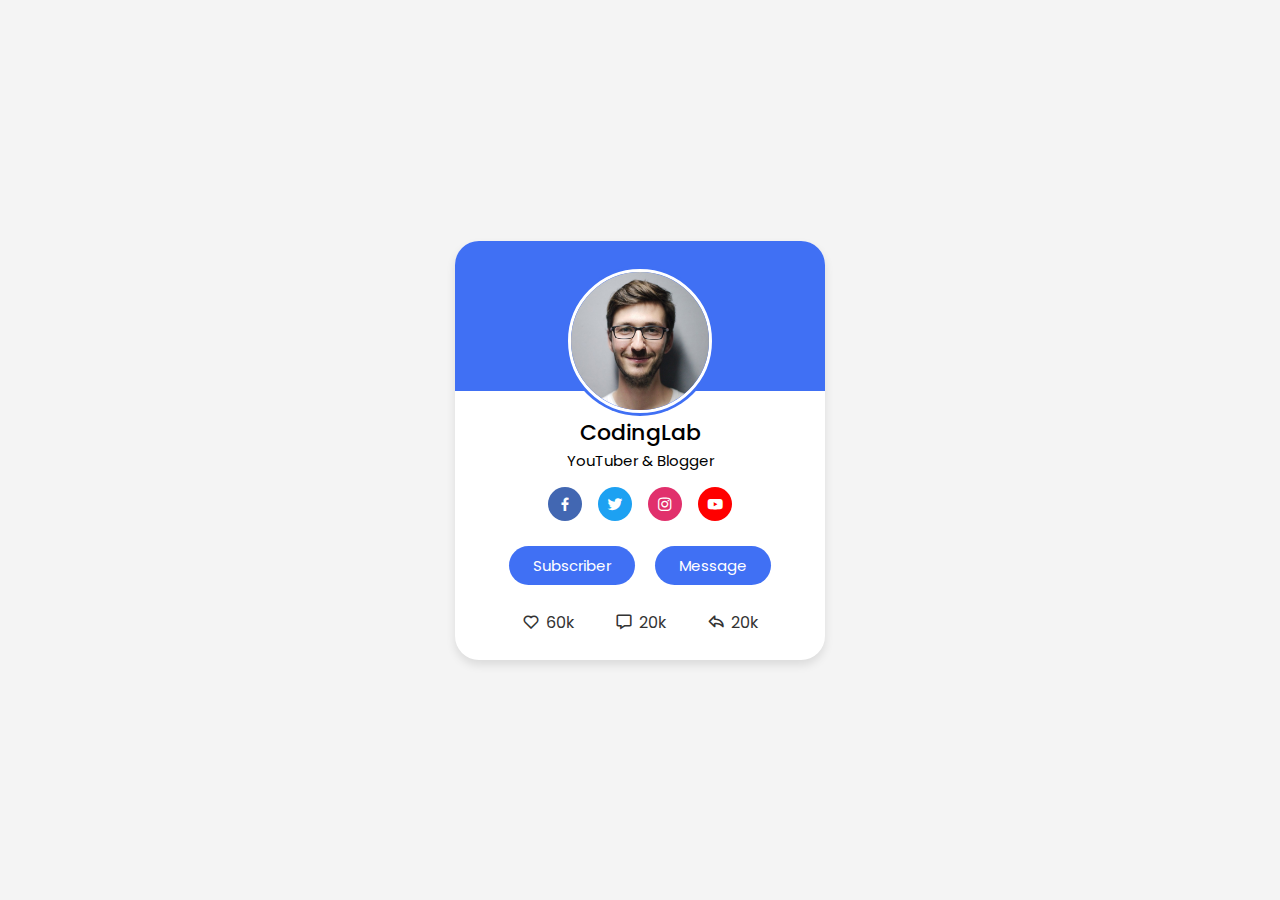
<file: Profile_Card_Project/index.html>
<!DOCTYPE html>
<html lang="en">
<head>
      <meta charset="UTF-8">
      <meta name="viewport" content="width=device-width, initial-scale=1.0">
      <title>Profile Card</title>

      <!---   CSS   --->
      <link rel="stylesheet" href="style.css">

      <!---   Icons   --->
      <link href='https://unpkg.com/boxicons@2.1.4/css/boxicons.min.css' rel='stylesheet'>

</head>
<body>
      <div class="profile-card">
            
             <div class="image">
                  <img src="profile-card-img.jpg" alt="" class="profile-img">
             </div>
            

            
                  <div class="text-data">
                    <span id="name">CodingLab</span>
                    <span id="job">YouTuber & Blogger</span>
                  </div>
            
                  <div class="media-buttons">
                        <a href="#" style="background-color: #4267b2;" class="link">
                              <i class='bx bxl-facebook'></i>
                        </a>
                         
                        <a href="#" style="background-color: #1da1f2;" class="link">
                              <i class="bx bxl-twitter"></i>
                        </a>

                        <a href="#" style="background-color: #e1306c;" class="link">
                              <i class="bx bxl-instagram"></i>
                        </a>

                        <a href="#" style="background-color: #ff0000;" class="link">
                              <i class="bx bxl-youtube"></i>
                        </a>
                      
                  </div>

            
                  <div class="buttons">
                        <button class="btn">Subscriber</button>
                        <button class="btn">Message</button>
                  </div>

                  <div class="analytics">
                        
                        <div class="data">
                              <i class='bx  bx-heart'></i>
                              <span class="number">60k</span> 
                        </div>

                        <div class="data">
                              <i class='bx  bx-message'></i> 
                              <span class="number">20k</span> 
                        </div>

                        <div class="data">
                              <i class='bx bx-share'></i>
                              <span class="number">20k</span>
                        </div>
                  </div>
      </div>
</body>
</html>
</file>
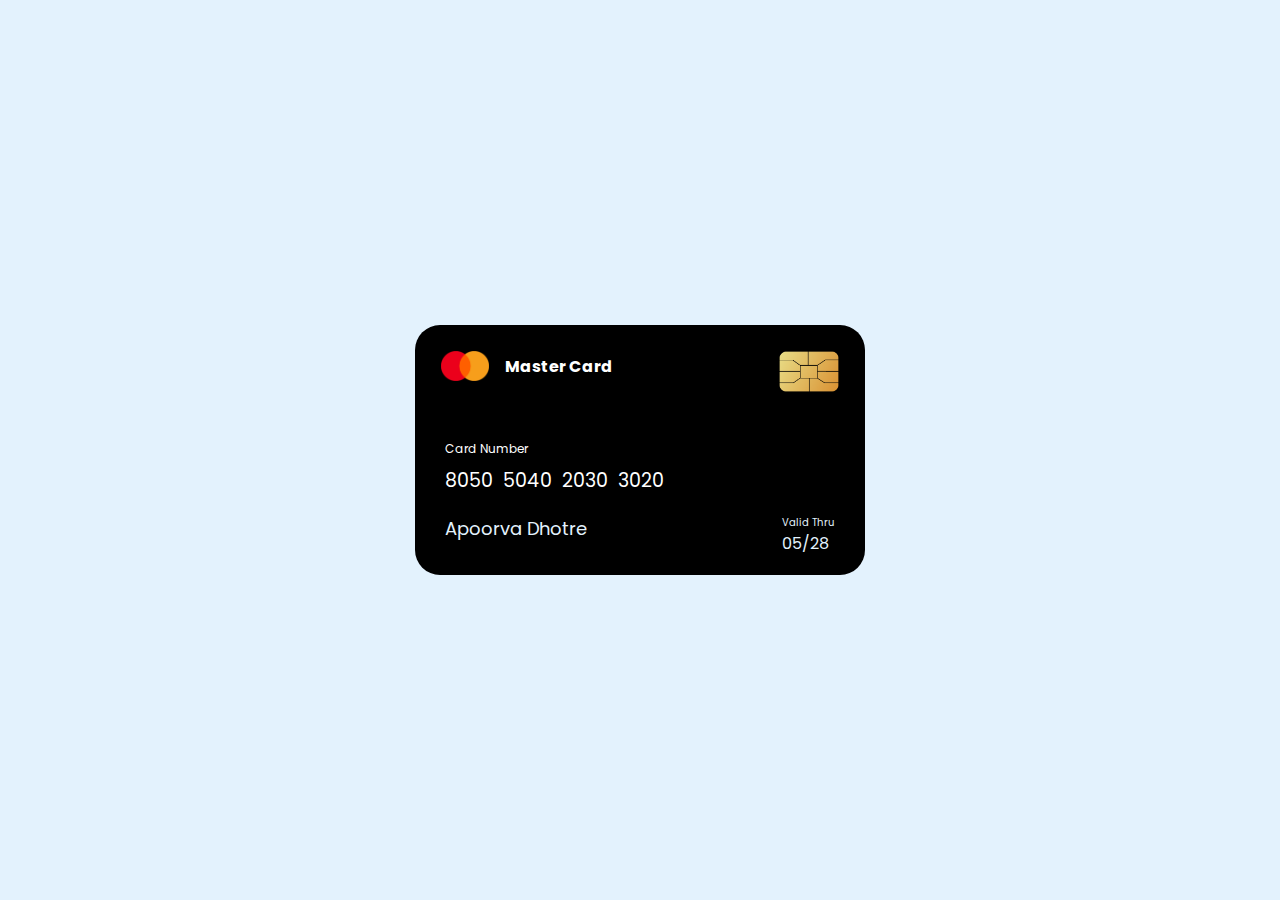
<file: Credit_Card_Project/credit.html>
<!DOCTYPE html>
<html lang="en">
<head>
      <meta charset="UTF-8">
      <meta name="viewport" content="width=device-width, initial-scale=1.0">
      <title>Document</title>
      <link rel="stylesheet" href="crdeit.css">
</head>
<body>
      <div class="container">
            <div class="card">
                  <header>
                        <span class="logo">
                              <img src="logo.png" alt="">
                        </span>
                        <h5>Master Card</h5>
                  
                        <span class="logo"><img src="chip.png" alt="" class="chip"></span>
                  
                        </header>

                        <div class="data">
                              <span class="cardno">Card Number</span>
                              <p class="card2">8050 5040 2030 3020</p> 
                        </div>

                        <div class="parent">
                              <p class="para">Apoorva Dhotre</p>
                              <div class="child">
                                    <p class="para2">Valid Thru</p>
                                    <p class="para3">05/28</p>
                              </div>
                        </div>
            </div>
           
           
           
           
           
      </div>
</body>
</html>
</file>
<file: Profile_Card_Project/style.css>
@import url('https://fonts.googleapis.com/css2?family=Poppins:wght@300;400;500;600&display=swap');

*{
      margin: 0;
      border: 0;
      box-sizing: border-box;
      font-family: "Poppins", sans-serif; 
}

body {
      height: 100vh;
      display: flex;
      align-items: center;
      justify-content: center;
      background-color: #f4f4f4; 
}



 

.profile-card {
      max-width: 370px;
      width: 100%;
      background-color: #fff;
      border-radius: 24px;
      display: flex;
      flex-direction: column;
      align-items: center;
      justify-content: center;
      padding: 25px;
      position: relative;
      box-shadow: 0 5px 10px rgba(0, 0, 0, 0.1);
}

.profile-card::before {
      content: "";
      position: absolute;
      top: 0;
      left: 0;
      height: 36%;
      width: 100%;
      background-color: #4070f4;
      border-radius: 24px 24px 0 0;
      z-index: 0; /* Send it behind the content */
  }

.image{
      height: 150px;
      width: 150px;
      border-radius: 50%;
      background-color: #4070f4;
      padding: 3px;
      position: relative;
}

.image .profile-img{
      height: 100%;
      width: 100%;
      border-radius: 50%;
      border: 3px solid #fff;
      object-fit: cover;
} 

.text-data {
      display: flex;
      flex-direction: column;
      align-items: center;
}

.text-data #name{
      font-size: 22px;
      font-weight: 500;
}

.text-data #job{
      font-size: 15px;
      font-weight: 400;
}

.profile-card .media-buttons{
      display: flex;
      align-items: center;
      margin-top: 15px;
}

.profile-card .media-buttons .link{
      display: flex;
      align-items: center;
      justify-content: center;
      color: #fff;
      height: 34px;
      width: 34px;
      text-decoration: none;
      border-radius: 50%;
      font-size: 18px;
      margin: 0 8px;
     
} 

.profile-card .buttons {
      display: flex;
      align-items: center;
      margin-top: 25px;
}

.profile-card .buttons .btn {
      font-size: 15px;
      padding: 8px 24px;
      background-color: #4070f4;
      border-radius: 25px;
      margin: 0 10px;
      color: #fff;
      cursor: pointer;
}

.profile-card .buttons .btn:hover {
      padding: 8.5px 24.5px;
}

.profile-card .analytics {
      display: flex;
      align-items: center;
      margin-top:25px ;
}

.profile-card .analytics .data {
      display: flex;
      align-items: center;
      color: #333;
      padding: 0 20px;
}

.profile-card .analytics .data i {
      font-size: 18px;
      margin-right: 6px;
}
</file>
<file: Credit_Card_Project/crdeit.css>
@import url('https://fonts.googleapis.com/css2?family=Poppins:wght@300;400;500;600&display=swap');

*{
      margin: 0;
      border: 0;
      box-sizing: border-box;
      font-family: "Poppins", sans-serif; 
}

body{
      min-height: 100vh;
      display: flex;
      align-items: center;
      justify-content: center;
      background: #e3f2fd;
}

.logo img{
      width: 48px;
}

header .chip{
      width: 60px;
}

.card {
      height: 250px;
      width: 450px;
      background-color: black;
      border-radius: 25px;
}
.card header{
      
      display: flex;
      justify-content: space-between;
      
      color: white;
}

header .logo {
      margin: 26px;
}

h5 {
      margin-top: 29px;
      margin-left: -150px;
      font-size: 16px;
}

.cardno {
      margin-top: 40px;
}

.data {
      color: white;
      display: flex;
      flex-direction: column;
      margin-left: 30px;
      margin-top: -25px;       
}

.data .cardno {
      font-size: 12px;
      margin-bottom: 8px;
}

.data .card2 {
      font-size: 19px;
      word-spacing: 5px;
}

.parent {
      display: flex;
      color: #e3f2fd;
      justify-content: space-between;
      margin-top: 10px;
}

.parent .para{
      font-size: 18px;
      margin-top: 10px;
      margin-left: 30px;
}

.parent .child .para2 {
      font-size: 10px;
      margin-right: 30px;
      margin-top: 10px;
}
</file>
